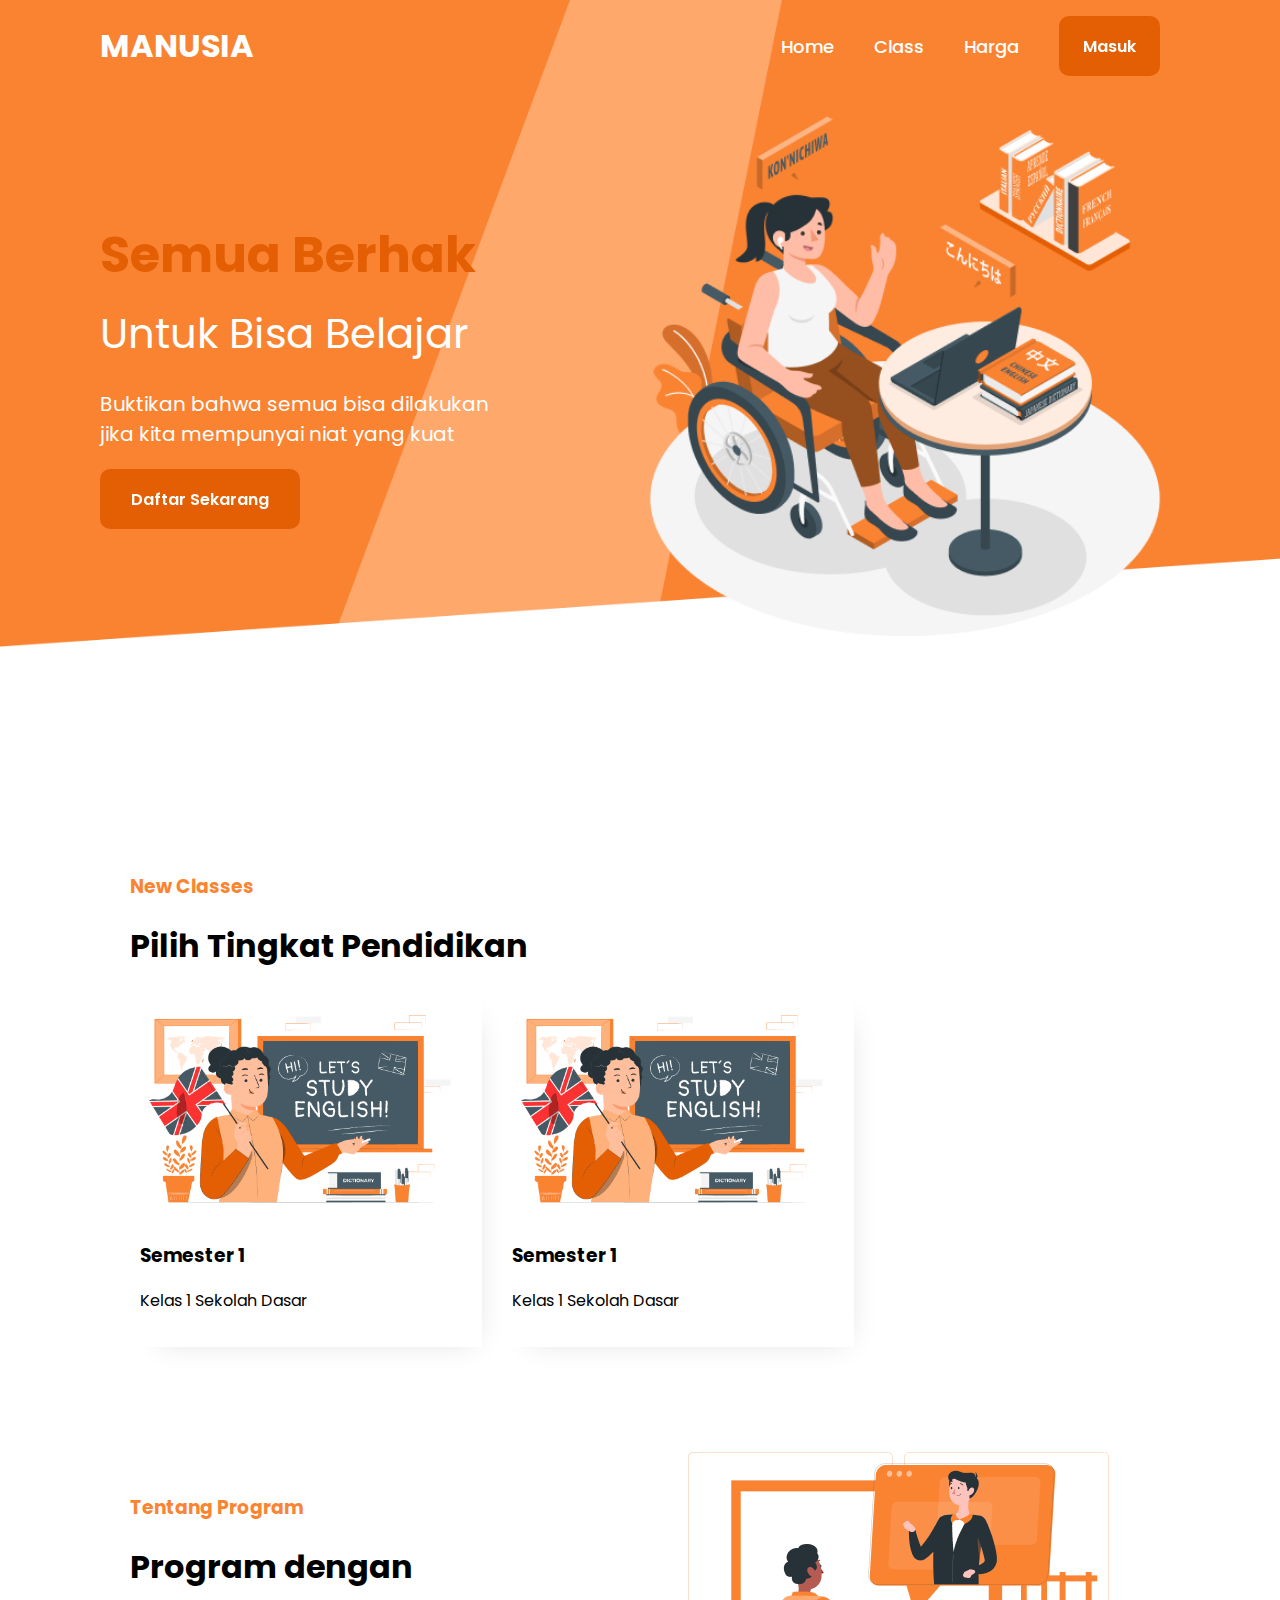
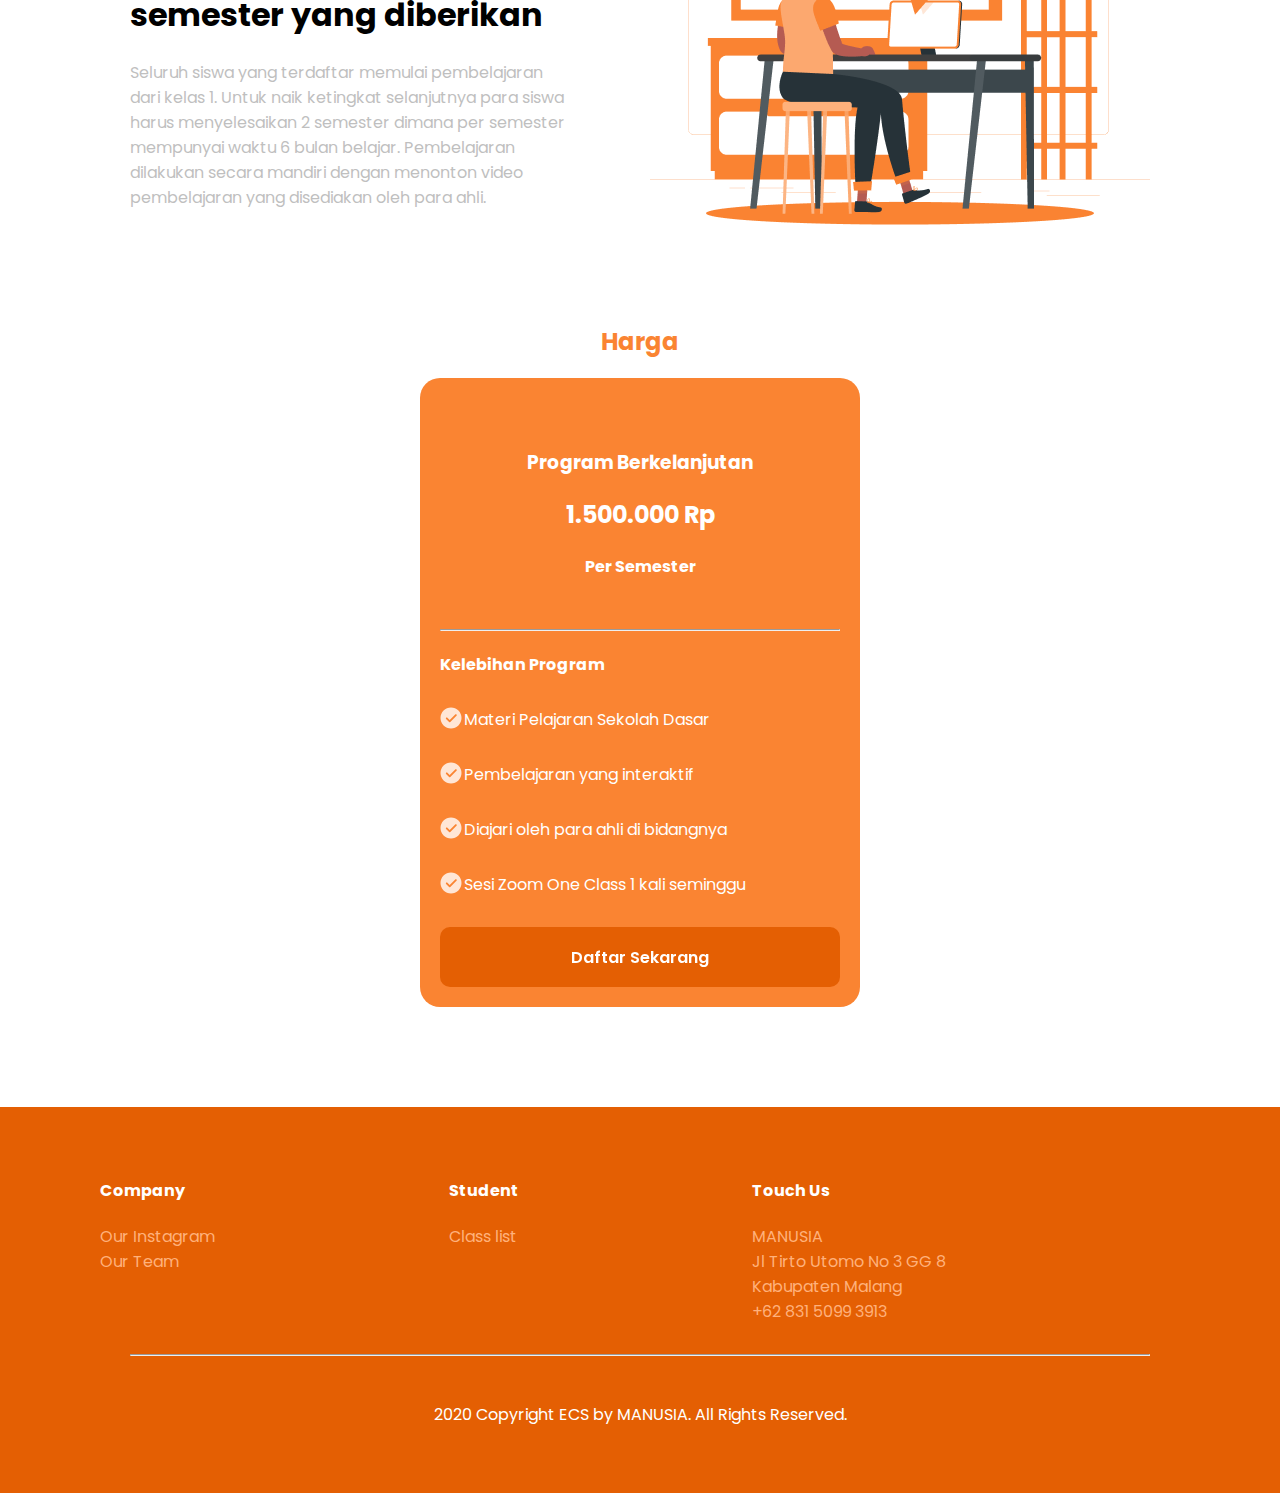
<file: Landing Page/index.html>
<!DOCTYPE html>
<html lang="en">
  <head>
    <meta charset="UTF-8" />
    <meta http-equiv="X-UA-Compatible" content="IE=edge" />
    <meta name="viewport" content="width=device-width, initial-scale=1.0" />
    <link rel="stylesheet" href="./landingpage.css" />
    <link rel="stylesheet" href="./responsive.css" />
    <link rel="stylesheet" href="./responsive_navbar.css" />
    <link rel="stylesheet" href="./responsive_footer.css" />
    <title>MANUSIAA</title>
  </head>
  <body>
    <!-- start header -->
    <header>
      <div class="logo">
        <h1>MANUSIA</h1>
      </div>
      <nav>
        <ul id="navbar" class="close">
          <li><a href="#">Home</a></li>
          <li><a href="#">Class</a></li>
          <li><a href="#">Harga</a></li>
          <li><button class="button" role="button">Masuk</button></li>
        </ul>
      </nav>
      <div class="menu-toggle">
        <span></span>
        <span></span>
        <span></span>
      </div>
    </header>
    <!-- end header -->

    <!-- start main -->
    <main>
      <!-- start jumbotron -->
      <div class="jumbotron">
        <div class="jumbo1">
          <div class="textjumbo">
            <b>Semua Berhak</b>
            <br />
            <small>Untuk Bisa Belajar</small>
          </div>
          <p>Buktikan bahwa semua bisa dilakukan jika kita mempunyai niat yang kuat</p>
          <button class="button"><a href="#">Daftar Sekarang</a></button>
        </div>
        <div class="jumbo2">
          <img class="floating" src="./Resource/Ilustrasi.png" alt="Image Jumbotron" />
        </div>
      </div>
      <!-- end jumbotron -->

      <!-- start article -->
      <article>
        <!-- start class catalogue -->
        <div class="title">
          <h3>New Classes</h3>
          <h1>Pilih Tingkat Pendidikan</h1>
        </div>
        <section class="catalogue">
          <div class="card1">
            <img src="./Resource/English teacher-pana 1.png" alt="" />
            <h3>Semester 1</h3>
            <p>Kelas 1 Sekolah Dasar</p>
          </div>
          <div class="card1">
            <img src="./Resource/English teacher-pana 1.png" alt="" />
            <h3>Semester 1</h3>
            <p>Kelas 1 Sekolah Dasar</p>
          </div>
        </section>
        <!-- end class catalogue -->

        <!-- start about -->
        <div class="about">
          <div class="title">
            <h3>Tentang Program</h3>
            <h1>Program dengan semester yang diberikan</h1>
            <p>
              Seluruh siswa yang terdaftar memulai pembelajaran dari kelas 1. Untuk naik ketingkat selanjutnya para siswa harus menyelesaikan 2 semester dimana per semester mempunyai waktu 6 bulan belajar. Pembelajaran dilakukan secara
              mandiri dengan menonton video pembelajaran yang disediakan oleh para ahli.
            </p>
          </div>
          <div class="imgabout">
            <img src="./Resource/Telecommuting-rafiki 1.png" alt="" />
          </div>
        </div>
        <!-- end about -->

        <!-- start harga -->
        <section class="harga">
          <div class="title">
            <h2>Harga</h2>
          </div>
          <div class="card2">
            <div class="titleprice">
              <h3>Program Berkelanjutan</h3>
              <h2>1.500.000 Rp</h2>
              <h4>Per Semester</h4>
            </div>
            <hr />
            <h4>Kelebihan Program</h4>
            <ul>
              <li>Materi Pelajaran Sekolah Dasar</li>
              <li>Pembelajaran yang interaktif</li>
              <li>Diajari oleh para ahli di bidangnya</li>
              <li>Sesi Zoom One Class 1 kali seminggu</li>
            </ul>
            <button class="button">Daftar Sekarang</button>
          </div>
        </section>
        <!-- end harga -->
      </article>
      <!-- end article -->
    </main>
    <!-- end main -->
    <footer>
      <div class="textfooter">
        <div class="company">
          <h4>Company</h4>
          <a href="#">Our Instagram</a><br />
          <a href="#">Our Team</a><br />
        </div>
        <div class="student">
          <h4>Student</h4>
          <a href="#">Class list</a><br />
        </div>
        <div class="touchus">
          <h4>Touch Us</h4>
          <a href="#">MANUSIA</a><br />
          <a href="#">Jl Tirto Utomo No 3 GG 8</a><br />
          <a href="#">Kabupaten Malang</a><br />
          <a href="#">+62 831 5099 3913</a><br />
        </div>
      </div>
      <hr />
      <p>2020 Copyright ECS by MANUSIA. All Rights Reserved.</p>
    </footer>

    <script src="./main.js"></script>
  </body>
</html>
</file>
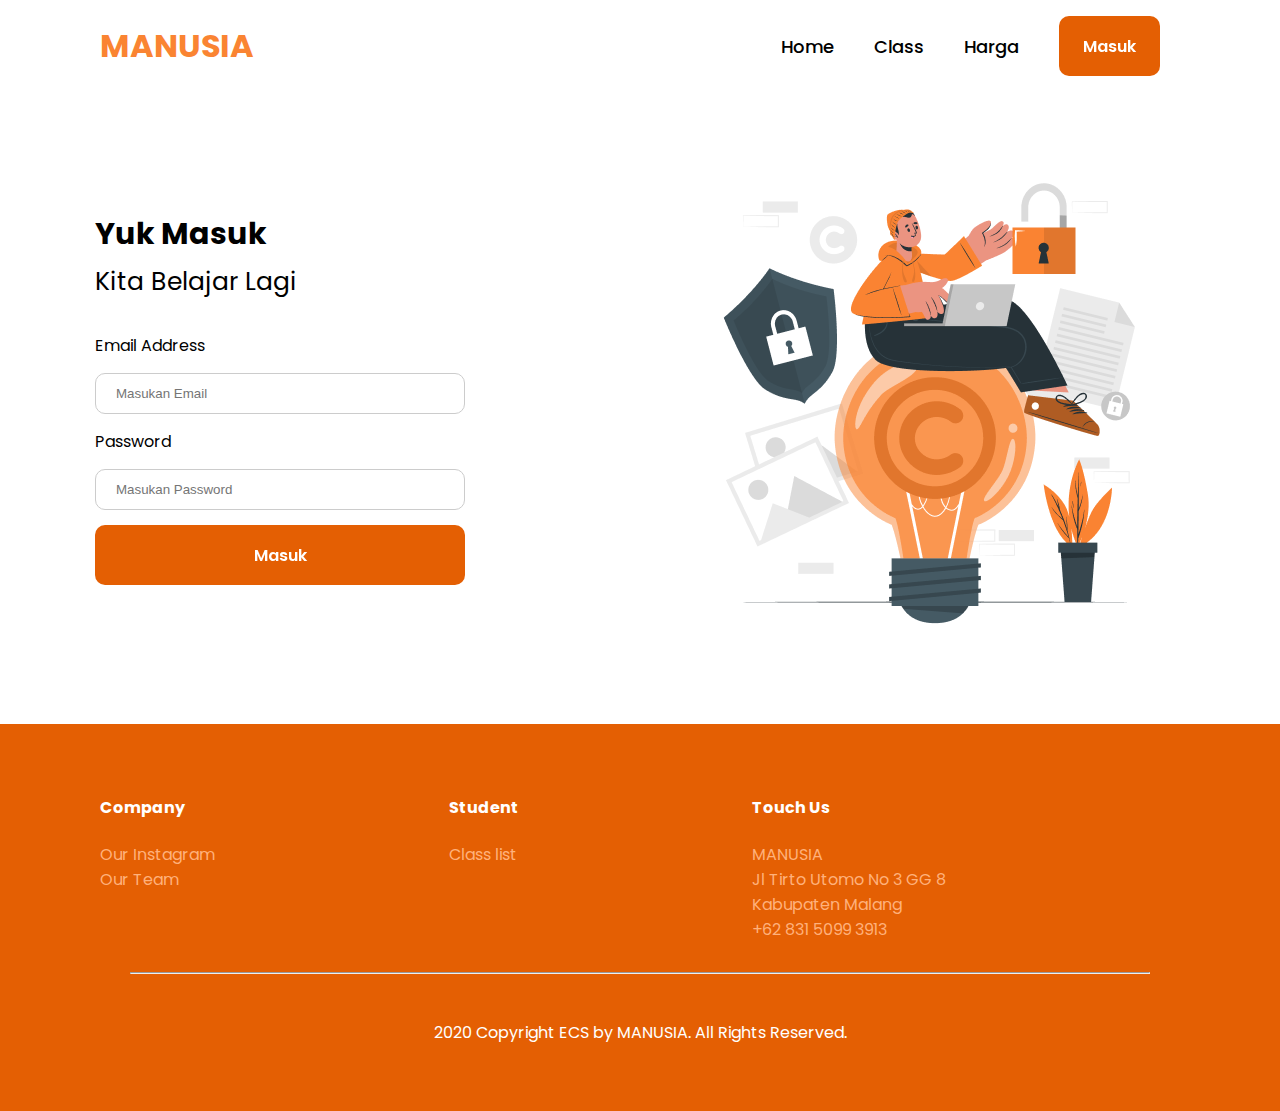
<file: Login Page/index.html>
<!DOCTYPE html>
<html lang="en">
  <head>
    <meta charset="UTF-8" />
    <meta http-equiv="X-UA-Compatible" content="IE=edge" />
    <meta name="viewport" content="width=device-width, initial-scale=1.0" />
    <link rel="stylesheet" href="./loginpage.css" />
    <link rel="stylesheet" href="./responsive.css" />
    <link rel="stylesheet" href="./responsive_navbar.css" />
    <link rel="stylesheet" href="./responsive_footer.css" />
    <title>MANUSIA | Login Page</title>
  </head>
  <body>
    <!-- start header -->
    <header>
      <div class="logo">
        <h1>MANUSIA</h1>
      </div>
      <nav>
        <ul>
          <li><a href="#">Home</a></li>
          <li><a href="#">Class</a></li>
          <li><a href="#">Harga</a></li>
          <li><button class="button" role="button">Masuk</button></li>
        </ul>
      </nav>
      <div class="menu-toggle">
        <span></span>
        <span></span>
        <span></span>
      </div>
    </header>
    <!-- end header -->

    <!-- start main -->
    <main>
      <div class="containerlogin">
        <div class="formlogin">
          <div class="title">
            <b>Yuk Masuk</b>
            <br />
            <small>Kita Belajar Lagi</small>
          </div>
          <form action="">
            <label for="email">Email Address</label>
            <input id="form" type="text" placeholder="Masukan Email" name="email" required />
            <label for="psw">Password</label>
            <input type="password" placeholder="Masukan Password" name="password" required />
            <button id="loginButton" class="button" type="submit"><a href="#">Masuk</a></button>
          </form>
        </div>
        <div class="imglogin">
          <img class="floating" src="./Resource/cuate.png" alt="" />
        </div>
      </div>
    </main>
    <!-- end main -->
    <footer>
      <div class="textfooter">
        <div class="company">
          <h4>Company</h4>
          <a href="#">Our Instagram</a><br />
          <a href="#">Our Team</a><br />
        </div>
        <div class="student">
          <h4>Student</h4>
          <a href="#">Class list</a><br />
        </div>
        <div class="touchus">
          <h4>Touch Us</h4>
          <a href="#">MANUSIA</a><br />
          <a href="#">Jl Tirto Utomo No 3 GG 8</a><br />
          <a href="#">Kabupaten Malang</a><br />
          <a href="#">+62 831 5099 3913</a><br />
        </div>
      </div>
      <hr />
      <p>2020 Copyright ECS by MANUSIA. All Rights Reserved.</p>
    </footer>

    <script src="./main.js"></script>
  </body>
</html>
</file>
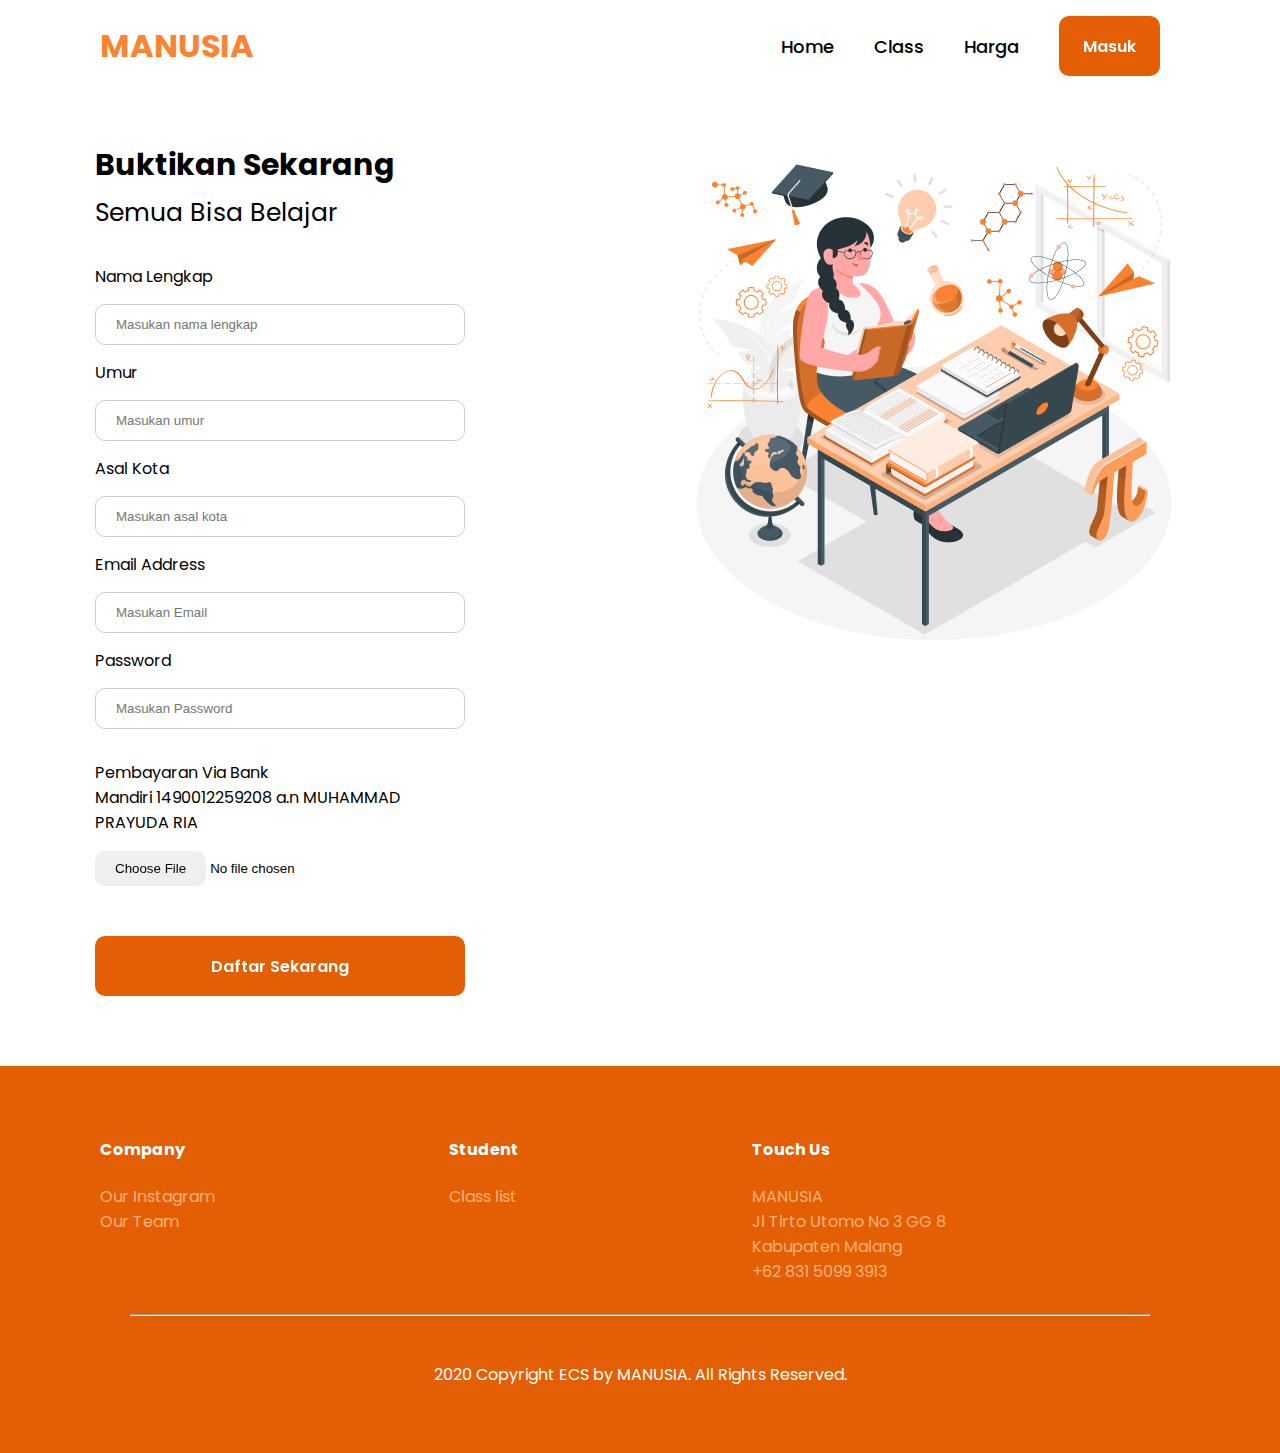
<file: Regis Page/index.html>
<!DOCTYPE html>
<html lang="en">
  <head>
    <meta charset="UTF-8" />
    <meta http-equiv="X-UA-Compatible" content="IE=edge" />
    <meta name="viewport" content="width=device-width, initial-scale=1.0" />
    <link rel="stylesheet" href="./loginpage.css" />
    <title>MANUSIA | Login Page</title>
  </head>
  <body>
    <!-- start header -->
    <header>
      <div class="logo">
        <h1>MANUSIA</h1>
      </div>
      <nav>
        <ul>
          <li><a href="#">Home</a></li>
          <li><a href="#">Class</a></li>
          <li><a href="#">Harga</a></li>
          <li><button class="button" role="button">Masuk</button></li>
        </ul>
      </nav>
    </header>
    <!-- end header -->

    <!-- start main -->
    <main>
      <div class="containerregis sdfgdsfdsf">
        <div class="formlogin">
          <div class="title">
            <b>Buktikan Sekarang</b>
            <br />
            <small>Semua Bisa Belajar</small>
          </div>
          <form action="">
            <label for="email">Nama Lengkap</label>
            <input type="text" placeholder="Masukan nama lengkap" name="nama" required />
            <label for="text">Umur</label>
            <input type="text" placeholder="Masukan umur" name="umur" required />
            <label for="text">Asal Kota</label>
            <input type="text" placeholder="Masukan asal kota" name="kota" required />
            <label for="email">Email Address</label>
            <input type="text" placeholder="Masukan Email" name="email" required />
            <label for="psw">Password</label>
            <input type="password" placeholder="Masukan Password" name="password" required />
            <p>
              Pembayaran Via Bank <br />
              Mandiri 1490012259208 a.n MUHAMMAD PRAYUDA RIA
            </p>
            <label class="file">
              <input type="file" id="file" aria-label="File browser example" />
              <span class="file-custom"></span>
            </label>
            <button class="button"><a href="#">Daftar Sekarang</a></button>
          </form>
        </div>
        <div class="imglogin">
          <img class="floating" src="./Resource/Learning-amico.png" alt="" />
        </div>
      </div>
    </main>
    <!-- end main -->
    <footer>
      <div class="textfooter">
        <div class="company">
          <h4>Company</h4>
          <a href="#">Our Instagram</a><br />
          <a href="#">Our Team</a><br />
        </div>
        <div class="student">
          <h4>Student</h4>
          <a href="#">Class list</a><br />
        </div>
        <div class="touchus">
          <h4>Touch Us</h4>
          <a href="#">MANUSIA</a><br />
          <a href="#">Jl Tirto Utomo No 3 GG 8</a><br />
          <a href="#">Kabupaten Malang</a><br />
          <a href="#">+62 831 5099 3913</a><br />
        </div>
      </div>
      <hr />
      <p>2020 Copyright ECS by MANUSIA. All Rights Reserved.</p>
    </footer>
  </body>
</html>
</file>
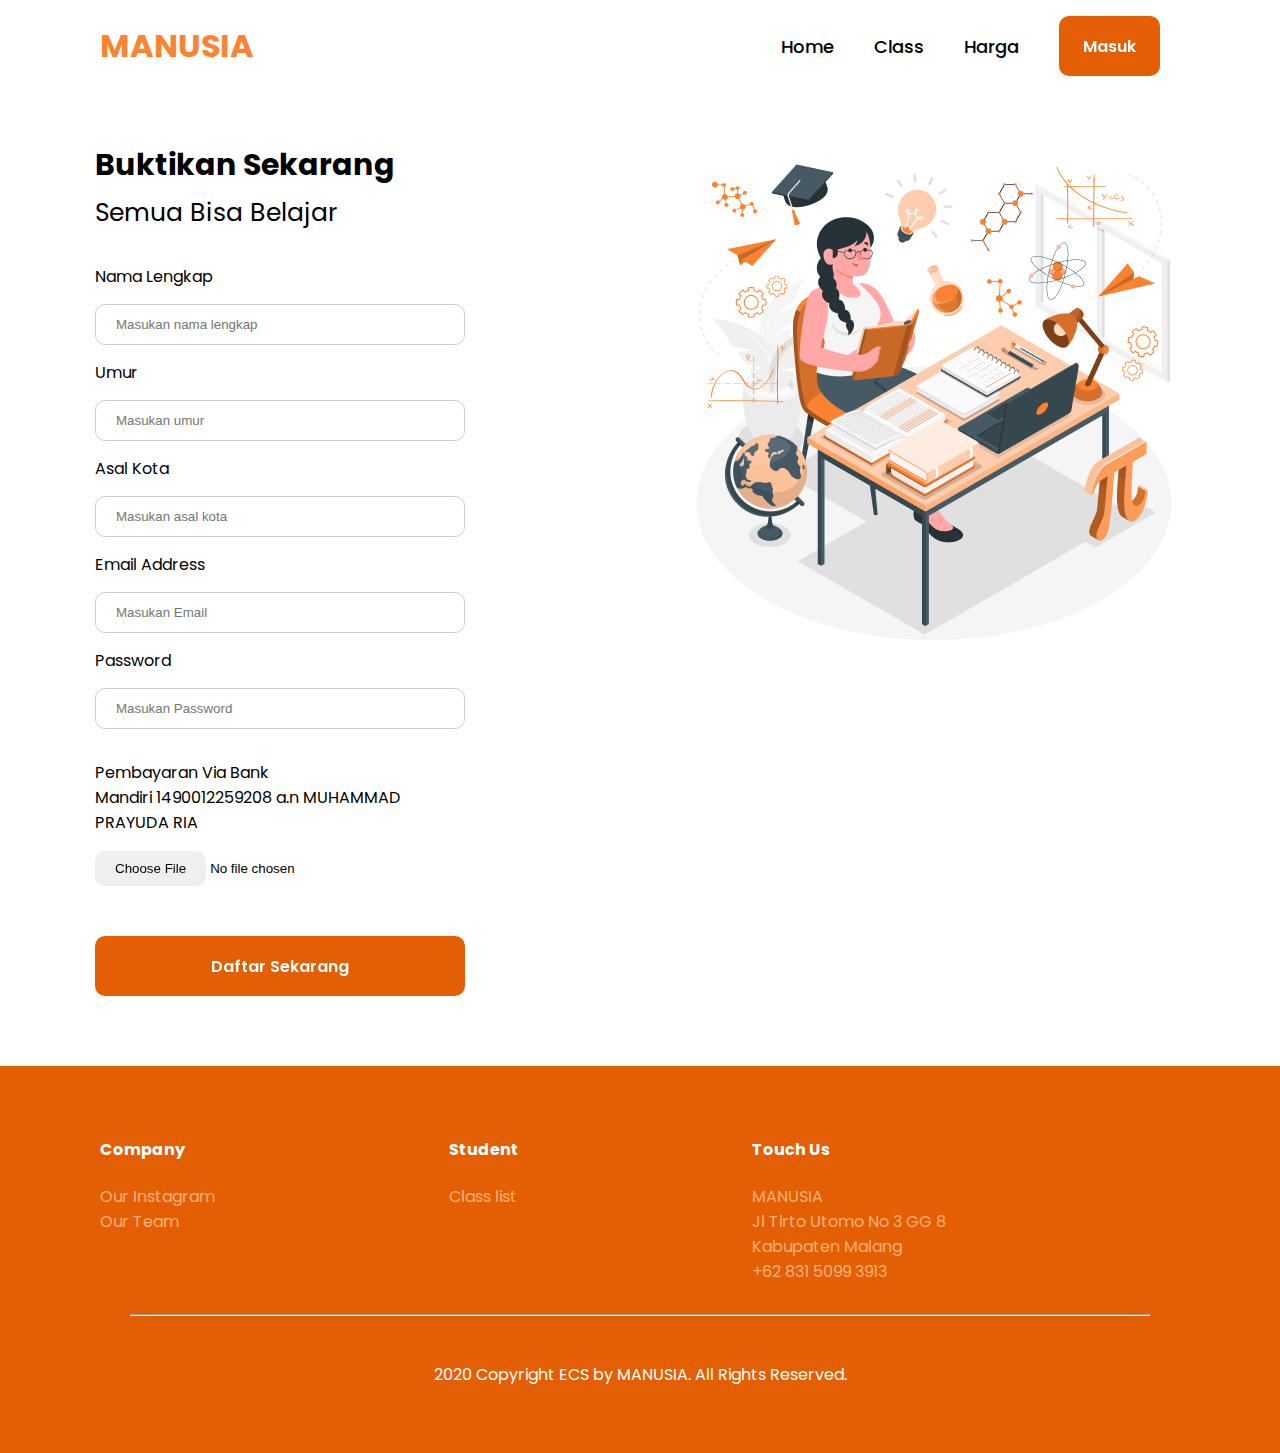
<file: Regis Page/index copy 2.html>
<!DOCTYPE html>
<html lang="en">
  <head>
    <meta charset="UTF-8" />
    <meta http-equiv="X-UA-Compatible" content="IE=edge" />
    <meta name="viewport" content="width=device-width, initial-scale=1.0" />
    <link rel="stylesheet" href="./loginpage.css" />
    <title>MANUSIA | Login Page</title>
  </head>
  <body>
    <!-- start header -->
    <header>
      <div class="logo">
        <h1>MANUSIA</h1>
      </div>
      <nav>
        <ul>
          <li><a href="#">Home</a></li>
          <li><a href="#">Class</a></li>
          <li><a href="#">Harga</a></li>
          <li><button class="button" role="button">Masuk</button></li>
        </ul>
      </nav>
    </header>
    <!-- end header -->

    <!-- start main -->
    <main>
      <div class="containerregis">
        <div class="formlogin">
          <div class="title">
            <b>Buktikan Sekarang</b>
            <br />
            <small>Semua Bisa Belajar</small>
          </div>
          <form action="">
            <label for="email">Nama Lengkap</label>
            <input type="text" placeholder="Masukan nama lengkap" name="nama" required />
            <label for="text">Umur</label>
            <input type="text" placeholder="Masukan umur" name="umur" required />
            <label for="text">Asal Kota</label>
            <input type="text" placeholder="Masukan asal kota" name="kota" required />
            <label for="email">Email Address</label>
            <input type="text" placeholder="Masukan Email" name="email" required />
            <label for="psw">Password</label>
            <input type="password" placeholder="Masukan Password" name="password" required />
            <p>
              Pembayaran Via Bank <br />
              Mandiri 1490012259208 a.n MUHAMMAD PRAYUDA RIA
            </p>
            <label class="file">
              <input type="file" id="file" aria-label="File browser example" />
              <span class="file-custom"></span>
            </label>
            <button class="button"><a href="#">Daftar Sekarang</a></button>
          </form>
        </div>
        <div class="imglogin">
          <img class="floating" src="./Resource/Learning-amico.png" alt="" />
        </div>
      </div>
    </main>
    <!-- end main -->
    <footer>
      <div class="textfooter">
        <div class="company">
          <h4>Company</h4>
          <a href="#">Our Instagram</a><br />
          <a href="#">Our Team</a><br />
        </div>
        <div class="student">
          <h4>Student</h4>
          <a href="#">Class list</a><br />
        </div>
        <div class="touchus">
          <h4>Touch Us</h4>
          <a href="#">MANUSIA</a><br />
          <a href="#">Jl Tirto Utomo No 3 GG 8</a><br />
          <a href="#">Kabupaten Malang</a><br />
          <a href="#">+62 831 5099 3913</a><br />
        </div>
      </div>
      <hr />
      <p>2020 Copyright ECS by MANUSIA. All Rights Reserved.</p>
    </footer>
  </body>
</html>
</file>
<file: Landing Page/landingpage.css>
@import url("https://fonts.googleapis.com/css2?family=Poppins:ital,wght@0,100;0,200;0,300;0,400;0,500;0,600;0,700;0,800;0,900;1,100;1,200;1,300;1,400;1,500;1,600;1,700;1,800;1,900&display=swap");

body {
  margin: 0;
  font-family: Poppins;
  background-image: url("./Resource/bg.png");
  background-repeat: no-repeat;
  background-size: contain;
}

header {
  display: flex;
  justify-content: space-between;
  align-items: center;
  margin: 0px 100px;
}

header .logo {
  flex-grow: 1;
  color: white;
}

header nav {
  text-align: right;
  flex-grow: 1;
}

header nav ul {
  text-align: right;
  display: inline-flex;
  list-style-type: none;
  align-items: center;
}

header nav ul li {
  margin: 0px 20px;
}

header nav ul li a {
  text-decoration: none;
  font-style: normal;
  font-size: 18px;
  color: white;
  font-weight: 500;
}

.jumbotron {
  display: flex;
  margin: 0px 100px;
  align-items: center;
  justify-content: space-between;
  margin-bottom: 169px;
}

main .jumbo1 {
  flex-grow: 1;
  display: flex;
  flex-direction: column;
}

main .jumbo1 .textjumbo {
  flex-grow: 1;
  color: white;
  font-size: 60px;
}

main .jumbo1 .textjumbo b {
  color: #e45f03;
}

main .jumbo1 p {
  flex-grow: 1;
  width: 400px;
  font-weight: 0px;

  color: white;
}

main .jumbo1 button {
  flex-grow: 1;
  width: 200px;
}

main .jumbo1 button a {
  text-decoration: none;
  color: white;
}

main .jumbo2 {
  flex-grow: 10;
  align-items: flex-end;
  text-align: right;
}

article {
  padding: 30px;
  margin: 0px 100px;
  background-color: #ffffff;
}

.catalogue {
  display: grid;
  grid-template-columns: repeat(3, minmax(auto, 1fr));
  grid-template-rows: repeat(2);
  grid-gap: 20px;
  margin-bottom: 50px;
}

main article section .card1 {
  padding: 10px;
  height: 335px;
  width: 332px;
  box-shadow: 11px 12px 29px -18px rgba(0, 0, 0, 0.14);
  -webkit-box-shadow: 11px 12px 29px -18px rgba(0, 0, 0, 0.14);
  -moz-box-shadow: 11px 12px 29px -18px rgba(0, 0, 0, 0.14);
}

main article section .card1 img {
  width: 320px;
}

main article .about {
  display: flex;
}

main article .about .title {
  flex-grow: 1;
  width: 400px;
}

main article .about .imgabout {
  flex-grow: 2;
  text-align: right;
}

.title h2,
.title h3 {
  color: #fa8432;
}

.title p {
  color: #bfbfbf;
}

.harga {
  display: grid;
  place-items: center;
}

article .harga .titleprice {
  text-align: center;
  margin: 50px 0px;
}

article .card2 {
  border-radius: 20px;
  background-color: #fa8432;
  color: white;
  padding: 20px;
  width: 400px;
}

article .harga .card2 ul {
  list-style: none;
  padding-left: 0;
}

article .harga .card2 ul li {
  margin: 30px 0px;
  position: relative;
  padding-left: 1.5em; /* space to preserve indentation on wrap */
}

article .harga .card2 ul li:before {
  content: ""; /* placeholder for the SVG */
  position: absolute;
  left: 0; /* place the SVG at the start of the padding */
  width: 2em;
  height: 2em;
  background: url("./Resource/check.svg") no-repeat;
}

footer {
  display: flex;
  flex-direction: column;
  justify-content: space-around;
  padding: 50px 100px;
  margin: 70px 0px 0px 0px;
  background-color: #e45f03;
  color: white;
}

footer .textfooter {
  flex-grow: 1;
  display: flex;
}

.company,
.student,
.touchus {
  flex-grow: 1;
}

footer a {
  text-decoration: none;
  color: #ffb17b;
}

footer hr {
  margin: 30px;
  color: white;
  text-align: center;
}

footer p {
  flex-grow: 1;
  text-align: center;
}

.button {
  appearance: none;
  background-color: #e45f03;
  border: 0px solid #ffffff00;
  border-radius: 10px;
  box-sizing: border-box;
  color: #ffffff;
  cursor: pointer;
  display: inline-block;
  font-family: Poppins;
  font-size: 16px;
  font-weight: 600;
  line-height: normal;
  margin: 0;
  min-height: 60px;
  min-width: 0;
  outline: none;
  padding: 10px 24px;
  text-align: center;
  text-decoration: none;
  transition: all 300ms cubic-bezier(0.23, 1, 0.32, 1);
  user-select: none;
  -webkit-user-select: none;
  touch-action: manipulation;
  width: 100%;
  will-change: transform;
}

.button:disabled {
  pointer-events: none;
}

.button:hover {
  box-shadow: rgb(250, 132, 50) 0 8px 15px;
  transform: translateY(-2px);
}

.button:active {
  box-shadow: none;
  transform: translateY(0);
}

.floating {
  animation-name: floating;
  animation-duration: 5s;
  animation-iteration-count: infinite;
  animation-timing-function: ease-in-out;
  margin-left: 30px;
  margin-top: 5px;
}

@keyframes floating {
  0% {
    transform: translate(0, 0px);
  }
  50% {
    transform: translate(0, 50px);
  }
  100% {
    transform: translate(0, -0px);
  }
}
</file>
<file: Landing Page/responsive.css>
@media screen and (max-width: 800px) {
  .jumbotron {
    flex-direction: column-reverse;
  }

  .jumbo1 {
    align-items: center;
  }

  main .jumbo1 .textjumbo {
    font-size: 50px;
  }

  main .jumbo1 .textjumbo small {
    color: rgb(73, 73, 73);
  }

  main .jumbo1 p {
    color: rgb(73, 73, 73);
    text-align: center;
    font-size: 20px;
  }

  main .jumbo2 img {
    width: 350px;
  }

  .catalogue {
    display: grid;
    place-items: center;
    grid-template-columns: repeat(1, minmax(auto, 1fr));
    grid-template-rows: repeat(2);
  }

  main article .about {
    flex-direction: column;
    align-items: center;
  }
}

@media screen and (min-width: 800px) {
  main .jumbo2 img {
    width: 300px;
  }

  main .jumbo1 .textjumbo {
    font-size: 40px;
  }

  main article .about {
    flex-direction: column;
    align-items: center;
  }
}

@media screen and (min-width: 900px) {
  main .jumbo1 .textjumbo {
    font-size: 50px;
  }

  main .jumbo1 p {
    text-align: center;
    font-size: 20px;
  }

  main .jumbo2 img {
    width: 370px;
  }

  .catalogue {
    display: grid;
    grid-template-columns: repeat(3, minmax(auto, 1fr));
    grid-template-rows: repeat(2);
  }
}

@media screen and (min-width: 1200px) {
  .jumbotron {
    flex-direction: row;
  }

  .jumbo1 {
    align-items: flex-start;
  }

  main .jumbo1 .textjumbo small {
    color: white;
  }

  main .jumbo1 p {
    color: white;
    text-align: left;
  }

  main .jumbo2 img {
    width: 550px;
  }

  main article .about {
    flex-direction: row;
  }
}

@media screen and (min-width: 1600px) {
  main .jumbo2 img {
    width: 700px;
  }
}
</file>
<file: Landing Page/responsive_navbar.css>
.menu-toggle {
  display: none;
  flex-direction: column;
  height: 20px;
  justify-content: space-between;
}

.menu-toggle span {
  display: block;
  width: 28px;
  height: 3px;
  background-color: white;
  border-radius: 3px;
}

@media screen and (max-width: 730px) {
  .menu-toggle {
    display: flex;
  }

  header nav ul {
    z-index: 1;
    flex-direction: column;
    align-items: center;
    position: absolute;
    width: 100%;
    right: 0;
    background-color: #fa8432;
    margin: 50px 0px;
    transition: all 300ms ease-in-out;
  }

  .close {
    transform: translateY(-1000px);
  }

  header nav ul li {
    margin: 20px 30px;
  }
}
</file>
<file: Landing Page/responsive_footer.css>
@media screen and (min-width: 573px) {
  footer .textfooter {
    flex-direction: column;
  }
}

@media screen and (min-width: 800px) {
}

@media screen and (min-width: 850px) {
  footer .textfooter {
    flex-direction: row;
  }
}

@media screen and (min-width: 1200px) {
}

@media screen and (min-width: 1600px) {
}
</file>
<file: Login Page/loginpage.css>
@import url("https://fonts.googleapis.com/css2?family=Poppins:ital,wght@0,100;0,200;0,300;0,400;0,500;0,600;0,700;0,800;0,900;1,100;1,200;1,300;1,400;1,500;1,600;1,700;1,800;1,900&display=swap");

body {
  margin: 0;
  font-family: Poppins;
}

header {
  display: flex;
  justify-content: space-between;
  align-items: center;
  margin: 0px 100px;
}

header .logo {
  flex-grow: 1;
  color: #fa8432;
}

header nav {
  text-align: right;
  flex-grow: 1;
}

header nav ul {
  text-align: right;
  display: inline-flex;
  list-style-type: none;
  align-items: center;
}

header nav ul li {
  margin: 0px 20px;
}

header nav ul li a {
  text-decoration: none;
  font-style: normal;
  font-size: 18px;
  color: rgb(0, 0, 0);
  font-weight: 500;
}

.containerlogin {
  display: flex;
  align-items: center;
  justify-content: space-around;
  margin: 50px 0px;
}

.formlogin {
  display: flex;
  flex-direction: column;
  width: 370px;
}

.title {
  font-size: 30px;
  margin-bottom: 30px;
}

input[type="text"],
input[type="password"] {
  width: 100%;
  padding: 12px 20px;
  margin: 15px 0;
  display: inline-block;
  border: 1px solid #ccc;
  border-radius: 10px;
  box-sizing: border-box;
}

main .containerlogin button a {
  text-decoration: none;
  color: white;
}

main .containerlogin .imglogin img {
  width: 500px;
}

footer {
  display: flex;
  flex-direction: column;
  justify-content: space-around;
  padding: 50px 100px;
  margin: 70px 0px 0px 0px;
  background-color: #e45f03;
  color: white;
}

footer .textfooter {
  flex-grow: 1;
  display: flex;
}

.company,
.student,
.touchus {
  flex-grow: 1;
}

footer a {
  text-decoration: none;
  color: #ffb17b;
}

footer hr {
  margin: 30px;
  color: white;
  text-align: center;
}

footer p {
  flex-grow: 1;
  text-align: center;
}

.button {
  appearance: none;
  background-color: #e45f03;
  border: 0px solid #ffffff00;
  border-radius: 10px;
  box-sizing: border-box;
  color: #ffffff;
  cursor: pointer;
  display: inline-block;
  font-family: Poppins;
  font-size: 16px;
  font-weight: 600;
  line-height: normal;
  margin: 0;
  min-height: 60px;
  min-width: 0;
  outline: none;
  padding: 10px 24px;
  text-align: center;
  text-decoration: none;
  transition: all 300ms cubic-bezier(0.23, 1, 0.32, 1);
  user-select: none;
  -webkit-user-select: none;
  touch-action: manipulation;
  width: 100%;
  will-change: transform;
}

.button:disabled {
  pointer-events: none;
}

.button:hover {
  box-shadow: rgb(250, 132, 50) 0 8px 15px;
  transform: translateY(-2px);
}

.button:active {
  box-shadow: none;
  transform: translateY(0);
}

.floating {
  animation-name: floating;
  animation-duration: 5s;
  animation-iteration-count: infinite;
  animation-timing-function: ease-in-out;
  margin-left: 30px;
  margin-top: 5px;
}

@keyframes floating {
  0% {
    transform: translate(0, 0px);
  }
  50% {
    transform: translate(0, -50px);
  }
  100% {
    transform: translate(0, -0px);
  }
}
</file>
<file: Login Page/responsive.css>
@media screen and (max-width: 800px) {
  .containerlogin {
    flex-direction: column-reverse;
  }

  main .containerlogin .imglogin img {
    width: 350px;
  }
}

@media screen and (min-width: 800px) {
}

@media screen and (min-width: 850px) {
  .containerlogin {
    flex-direction: row;
  }
}

@media screen and (min-width: 1200px) {
  main .containerlogin .imglogin img {
    width: 500px;
  }
}

@media screen and (min-width: 1600px) {
}
</file>
<file: Login Page/responsive_navbar.css>
.menu-toggle {
  display: none;
  flex-direction: column;
  height: 20px;
  justify-content: space-between;
}

.menu-toggle span {
  display: block;
  width: 28px;
  height: 3px;
  background-color: #fa8432;
  border-radius: 3px;
}

@media screen and (max-width: 730px) {
  .menu-toggle {
    display: flex;
  }

  header nav ul {
    z-index: 1;
    flex-direction: column;
    align-items: center;
    position: absolute;
    width: 100%;
    right: 0;
    background-color: #fa8432;
    margin: 50px 0px;
    transition: all 300ms ease-in-out;
    color: white;
  }

  .close {
    transform: translateY(-1000px);
  }

  header nav ul li {
    margin: 20px 30px;
  }

  header nav ul li a {
    color: white;
  }
}
</file>
<file: Login Page/responsive_footer.css>
@media screen and (min-width: 573px) {
  footer .textfooter {
    flex-direction: column;
  }
}

@media screen and (min-width: 800px) {
}

@media screen and (min-width: 850px) {
  footer .textfooter {
    flex-direction: row;
  }
}

@media screen and (min-width: 1200px) {
}

@media screen and (min-width: 1600px) {
}
</file>
<file: Regis Page/loginpage.css>
@import url("https://fonts.googleapis.com/css2?family=Poppins:ital,wght@0,100;0,200;0,300;0,400;0,500;0,600;0,700;0,800;0,900;1,100;1,200;1,300;1,400;1,500;1,600;1,700;1,800;1,900&display=swap");

body {
  margin: 0;
  font-family: Poppins;
}

header {
  display: flex;
  justify-content: space-between;
  align-items: center;
  margin: 0px 100px;
}

header .logo {
  flex-grow: 1;
  color: #fa8432;
}

header nav {
  text-align: right;
  flex-grow: 1;
}

header nav ul {
  text-align: right;
  display: inline-flex;
  list-style-type: none;
  align-items: center;
}

header nav ul li {
  margin: 0px 20px;
}

header nav ul li a {
  text-decoration: none;
  font-style: normal;
  font-size: 18px;
  color: rgb(0, 0, 0);
  font-weight: 500;
}

.containerregis {
  display: flex;
  justify-content: space-around;
  margin: 50px 0px;
}

.formlogin {
  display: flex;
  flex-direction: column;
  width: 370px;
}

.title {
  font-size: 30px;
  margin-bottom: 30px;
}

input[type="text"],
input[type="password"] {
  width: 100%;
  padding: 12px 20px;
  margin: 15px 0;
  display: inline-block;
  border: 1px solid #ccc;
  border-radius: 10px;
  box-sizing: border-box;
}

main .containerregis button a {
  text-decoration: none;
  color: white;
}

main .containerlogin .imglogin img {
  width: 500px;
}

.file {
  margin: 100px 0px;
}

input[type="file"]::file-selector-button {
  border: none;
  padding: 10px 20px;
  border-radius: 10px;
  cursor: pointer;
  transition: background 0.2s ease-in-out;
  transition: all 300ms cubic-bezier(0.23, 1, 0.32, 1);
  user-select: none;
  -webkit-user-select: none;
  touch-action: manipulation;
  will-change: transform;
}

input[type="file"]::file-selector-button:hover {
  transform: translateY(-2px);
}

input[type="file"]::file-selector-button:active {
  box-shadow: none;
  transform: translateY(0);
}

form .button {
  margin-top: 50px;
}

footer {
  display: flex;
  flex-direction: column;
  justify-content: space-around;
  padding: 50px 100px;
  margin: 70px 0px 0px 0px;
  background-color: #e45f03;
  color: white;
}

footer .textfooter {
  flex-grow: 1;
  display: flex;
}

.company,
.student,
.touchus {
  flex-grow: 1;
}

footer a {
  text-decoration: none;
  color: #ffb17b;
}

footer hr {
  margin: 30px;
  color: white;
  text-align: center;
}

footer p {
  flex-grow: 1;
  text-align: center;
}

.button {
  appearance: none;
  background-color: #e45f03;
  border: 0px solid #ffffff00;
  border-radius: 10px;
  box-sizing: border-box;
  color: #ffffff;
  cursor: pointer;
  display: inline-block;
  font-family: Poppins;
  font-size: 16px;
  font-weight: 600;
  line-height: normal;
  margin: 0;
  min-height: 60px;
  min-width: 0;
  outline: none;
  padding: 10px 24px;
  text-align: center;
  text-decoration: none;
  transition: all 300ms cubic-bezier(0.23, 1, 0.32, 1);
  user-select: none;
  -webkit-user-select: none;
  touch-action: manipulation;
  width: 100%;
  will-change: transform;
}

.button:disabled {
  pointer-events: none;
}

.button:hover {
  box-shadow: rgb(250, 132, 50) 0 8px 15px;
  transform: translateY(-2px);
}

.button:active {
  box-shadow: none;
  transform: translateY(0);
}

.floating {
  animation-name: floating;
  animation-duration: 5s;
  animation-iteration-count: infinite;
  animation-timing-function: ease-in-out;
  margin-left: 30px;
  margin-top: 5px;
}

@keyframes floating {
  0% {
    transform: translate(0, 0px);
  }
  50% {
    transform: translate(0, -50px);
  }
  100% {
    transform: translate(0, -0px);
  }
}
</file>
